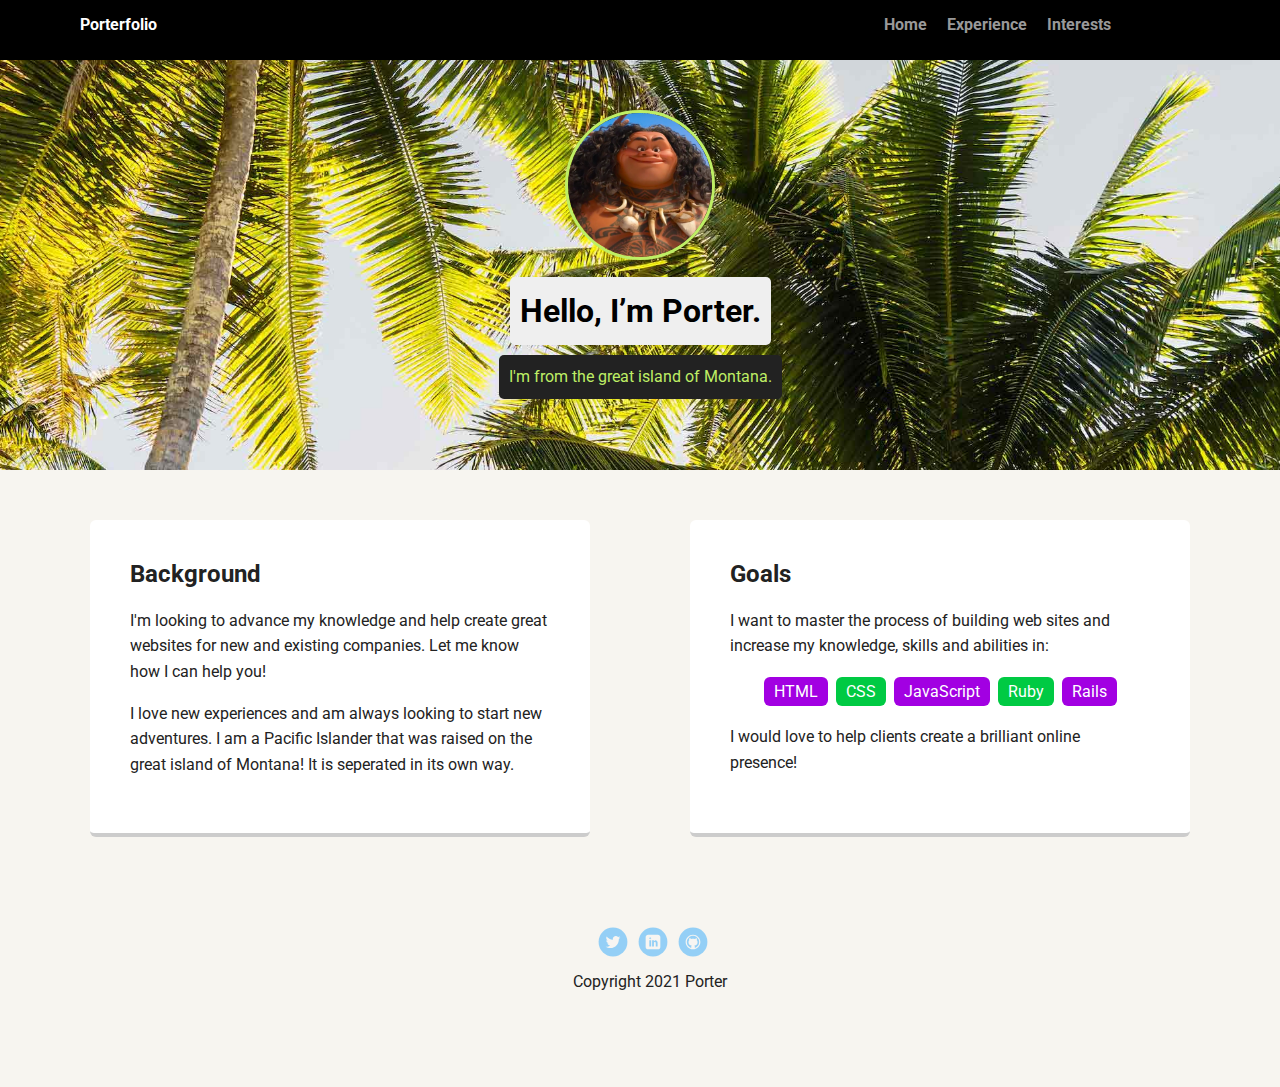
<file: index.html>
<!doctype html>
<html lang="en">
<head>
  <meta charset="utf-8">
  <title>Porter's Profile</title>
  <meta name="viewport" content="width=device-width, initial-scale=1.0">
  <link rel="stylesheet" href="styles.css">
  <link href="https://fonts.googleapis.com/css?family=Muli%7CRoboto:400,300,500,700,900" rel="stylesheet"></head>
  <body>

    <nav class="main-nav">
        <ul class="nav">
          <li class="name">Porterfolio</li>
          <li><a href="index.html">Home</a></li>
          <li><a href="exp.html">Experience</a></li>
          <li><a href="interest.html">Interests</a></li>   
          <li><img src="images/mt-flag.png" alt="Flag for Montana" class="flag"></li>
        </ul>
      </nav>

    <header>
      <img src="images/maui.png" alt="Maui from Moana" class="profile-image">
      <h1 class="tag name">Hello, I’m Porter.</h1>
      <p class="tag location">I'm from the great island of Montana.</p>
    </header>

    <main class="flex">
      <section class="card">
        <h2>Background</h2>
        <p>I'm looking to advance my knowledge and help create great websites for new and existing companies. Let me know how I can help you!</p>
        <p>I love new experiences and am always looking to start new adventures. I am a Pacific Islander that was raised on the great island of Montana! It is seperated in its own way.</p>
      </section> 

      <section class="card">
        <h2>Goals</h2>
        <p>I want to master the process of building web sites and increase my knowledge, skills and abilities in:</p>
        <ul class="skills">
          <li>HTML</li>
          <li>CSS</li>
          <li>JavaScript</li>
          <li>Ruby</li>
          <li>Rails</li>
        </ul>
        <p>I would love to help clients create a brilliant online presence!</p>
      </section> 

    </main>
    <footer>
      <ul>
        <li><a href="https://twitter.com/dporterfolio" class="social twitter" target="_blank">Twitter</a></li>
        <li><a href="https://www.linkedin.com/in/david-porter-a4673b203/" class="social linkedin" target="_blank">LinkedIn</a></li>
        <li><a href="https://github.com/davidtaporter" class="social github" target="_blank">Github</a></li>
      </ul>
      <p class="copyright">Copyright 2021 Porter</p>
    </footer>
  </body>
  </html>
</file>
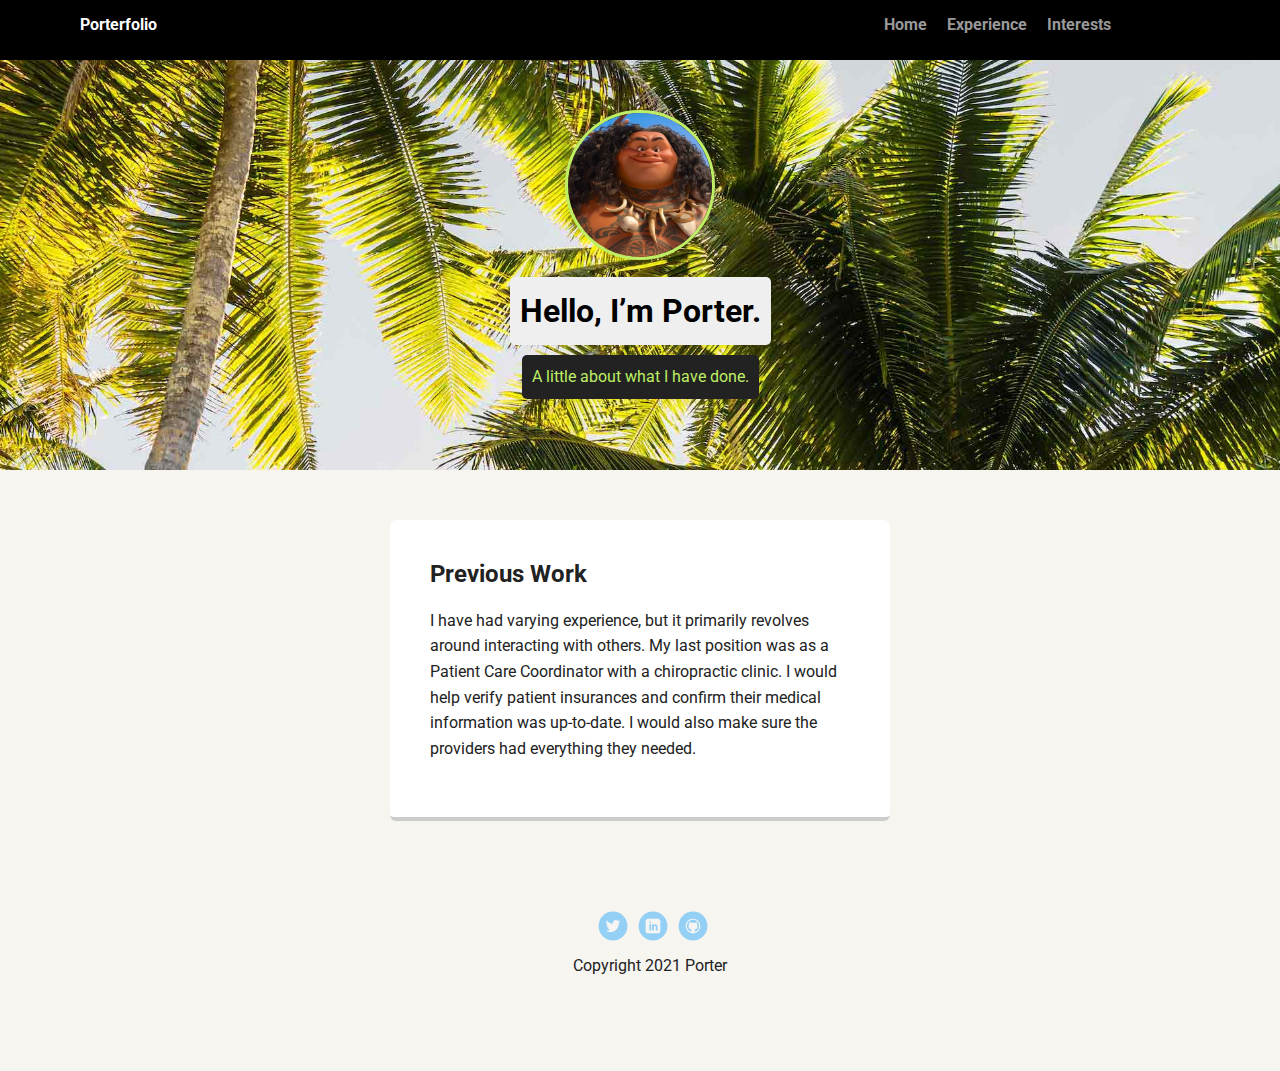
<file: exp.html>
<!doctype html>
<html lang="en">
<head>
  <meta charset="utf-8">
  <title>Porter's Profile</title>
  <meta name="viewport" content="width=device-width, initial-scale=1.0">
  <link rel="stylesheet" href="styles.css">
  <link href="https://fonts.googleapis.com/css?family=Muli%7CRoboto:400,300,500,700,900" rel="stylesheet"></head>
  <body>

    <nav class="main-nav">
      <ul class="nav">
        <li class="name">Porterfolio</li>
        <li><a href="index.html">Home</a></li>
        <li><a href="exp.html">Experience</a></li>
        <li><a href="interest.html">Interests</a></li>   
        <li><img src="images/mt-flag.png" alt="Flag for Montana" class="flag"></li> 
      </ul>
    </nav>

    <header>
      <img src="images/maui.png" alt="Maui from Moana" class="profile-image">
      <h1 class="tag name">Hello, I’m Porter.</h1>
      <p class="tag location">A little about what I have done.</p>
    </header>

    <main class="flex">
      <section class="card">
          <h2>Previous Work</h2>
          <p>
            I have had varying experience, but it primarily revolves around interacting with others. My last position was as a Patient Care Coordinator with a chiropractic clinic. 
            I would help verify patient insurances and confirm their medical information was up-to-date. I would also make sure the providers had everything they needed. 
          </p>
        </section> 

    </main>
    <footer>
      <ul>
        <li><a href="https://twitter.com/dporterfolio" class="social twitter" target="_blank">Twitter</a></li>
        <li><a href="https://www.linkedin.com/in/david-porter-a4673b203/" class="social linkedin" target="_blank">LinkedIn</a></li>
        <li><a href="https://github.com/davidtaporter" class="social github" target="_blank">Github</a></li>
      </ul>
      <p class="copyright">Copyright 2021 Porter</p>
    </footer>
  </body>
  </html>
</file>
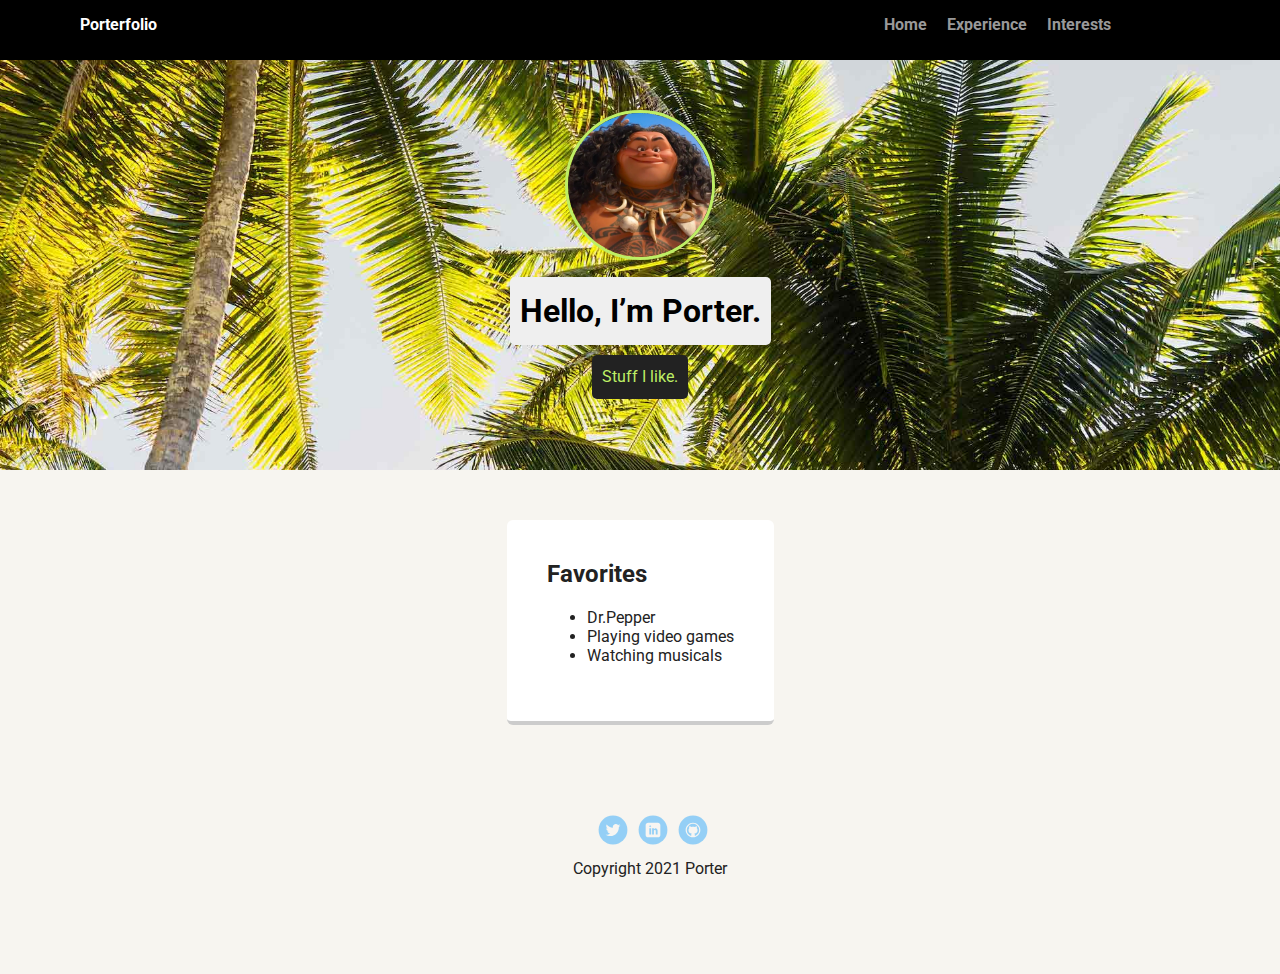
<file: interest.html>
<!doctype html>
<html lang="en">
<head>
  <meta charset="utf-8">
  <title>Porter's Profile</title>
  <meta name="viewport" content="width=device-width, initial-scale=1.0">
  <link rel="stylesheet" href="styles.css">
  <link href="https://fonts.googleapis.com/css?family=Muli%7CRoboto:400,300,500,700,900" rel="stylesheet"></head>
  <body>

    <nav class="main-nav">
        <ul class="nav">
          <li class="name">Porterfolio</li>
          <li><a href="index.html">Home</a></li>
          <li><a href="exp.html">Experience</a></li>
          <li><a href="interest.html">Interests</a></li>   
          <li><img src="images/mt-flag.png" alt="Flag for Montana" class="flag"></li>
        </ul>
      </nav>

    <header>
      <img src="images/maui.png" alt="Maui from Moana" class="profile-image">
      <h1 class="tag name">Hello, I’m Porter.</h1>
      <p class="tag location">Stuff I like.</p>
    </header>

    <main class="flex">
      <section class="card">
          <h2>Favorites</h2>
          <ul>
              <li>Dr.Pepper</li>
              <li>Playing video games</li>
              <li>Watching musicals</li>
          </ul>
        </section> 

    </main>
    <footer>
      <ul>
        <li><a href="https://twitter.com/dporterfolio" class="social twitter" target="_blank">Twitter</a></li>
        <li><a href="https://www.linkedin.com/in/david-porter-a4673b203/" class="social linkedin" target="_blank">LinkedIn</a></li>
        <li><a href="https://github.com/davidtaporter" class="social github" target="_blank">Github</a></li>
      </ul>
      <p class="copyright">Copyright 2021 Porter</p>
    </footer>
  </body>
  </html>
</file>
<file: styles.css>
/* Global Layout Set-up */
* { 
  box-sizing: border-box;
}
  
body {
  margin: 0;
  padding: 0;
  text-align: center;
  font-family: 'Roboto', sans-serif;
  color: #222;
  background: #f7f5f0;
}
/* Link Styles */

a {
  text-decoration: none;
  color: #999;
}
a:hover {
  color: #6633ff;
}

/* Section Styles */

.main-nav {
  width: 100%;
  background: black;
  min-height: 30px;
  max-height: 60px;
  padding: 10px;
  position: fixed;
  text-align: center;
}
.nav {
  display: flex;
  justify-content: space-around;
  font-weight: 700;
  list-style-type: none;
  margin: 0 auto;
  padding: 0;
}
.nav .flag{
  transform: translatex(260px) translatey(-8px);
}
.nav .name {
    display: block;
    margin-right: auto;
    color: white;
}
.nav li {
  padding: 5px 10px 10px 10px;
}
.nav a {
  transition: all .5s;
}
.nav a:hover {
  color: white
}

header {
  text-align: center;
  background: url('images/trees.jpg') no-repeat top center ;
  background-size: cover;
  overflow: hidden;
  padding-top: 60px;
}
header {
  line-height: 1.5;
}
header .profile-image {
  margin-top: 50px;
  width: 150px;
  height: 150px;
  border-radius: 50%;
  border: 3px solid rgb(190, 238, 101);
  transition: all .75s;
}
header .profile-image:hover {
  border: 10px double rgb(190, 238, 101);
  transform: scale(1.5) rotate(370deg);
}
.tag {
  background-color: #efefef;
  color: black;
  padding: 10px;
  border-radius: 5px;
  display: table;
  margin: 10px auto;
} 
.location {
  background-color: #222;
  color: rgb(190, 238, 101);
}
.card {
  margin: 30px;
  padding: 20px 40px 40px;
  max-width: 500px;
  text-align: left;
  background: #fff;
  border-bottom: 4px solid #ccc;
  border-radius: 6px;
  transition: all .5s;
}
.card:hover {
  border-color: #ff99ff;
}

ul.skills {
  padding: 0;
  text-align: center;
}

.skills li {
  border-radius: 6px;
  display: inline-block;
  background: #00ca43;
  color: white;
  padding: 5px 10px;
  margin: 2px;
}

.skills li:nth-child(odd) {
  background: #a200e2;
}

footer {
  width: 100%;
  min-height: 30px;
  padding: 20px 0 40px 20px;
}

footer .copyright {
  top: -8px;
  font-size: .75em;
}

footer ul {
  list-style-type: none;
  margin: 0;
  padding: 0;
}

footer ul li {
  display: inline-block;
}

a.social {
  display: inline-block;
  text-indent: -9999px;
  margin-left: 5px;
  width: 30px;
  height: 30px;
  background-size: 30px 30px;
  opacity: .4;
  transition: all .5s;
}
a.twitter {
  background-image: url(images/twitter.svg);
}
a.linkedin {
  background-image: url(images/linkedin.svg);
}
a.github {
  background-image: url(images/github.svg);
}
a.social:hover {
  opacity: 1;
}
.clearfix {
  clear: both;
}

/* Styles for larger screens */
@media screen and (min-width: 720px) {
  
  .flex {
      display: -ms-flexbox;      /* TWEENER - IE 10 */
      display: flex; 
      max-width: 1200px;
      -ms-flex-pack: distribute;
      justify-content: space-around;
      margin: 0 auto;
  }

  header {
    min-height: 470px;
  }

  .nav {
    max-width: 1200px;
    padding: 0 30px;
  }


  main {
    padding-top: 20px;
  }

  main p {
    line-height: 1.6em;
  }

  footer {
    font-size: 1.3em;
    max-width: 1200px;
    margin: 40px auto;
  }

}
</file>
